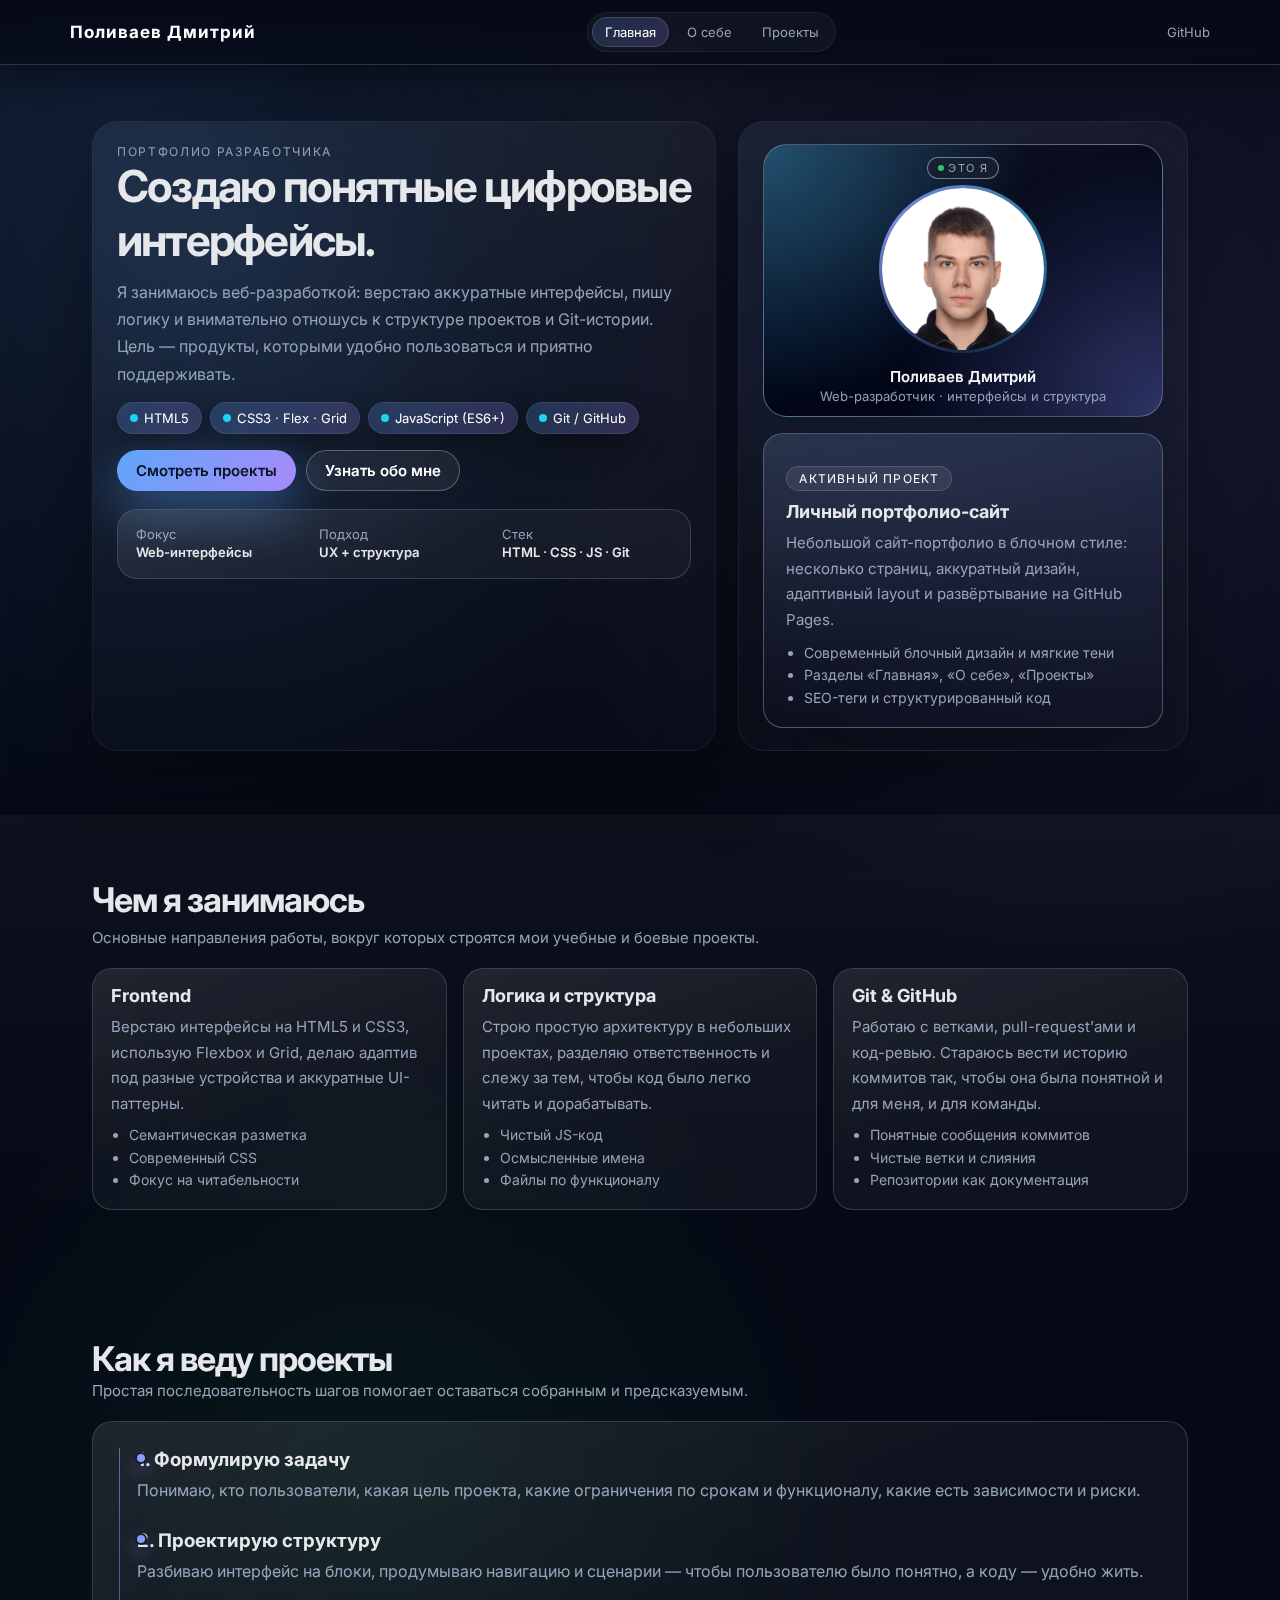
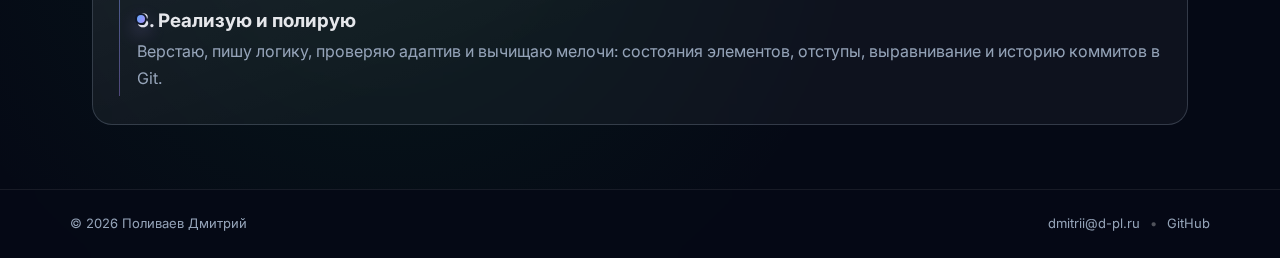
<file: index.html>
<!DOCTYPE html>
<html lang="ru">
<head>
    <meta charset="UTF-8">
    <title>Поливаев Дмитрий</title>

    <meta name="description" content="Личное портфолио веб-разработчика: проекты, навыки и подход к работе.">
    <meta name="keywords" content="портфолио, веб-разработчик, frontend, backend, проекты">
    <meta name="viewport" content="width=device-width, initial-scale=1.0">
    <meta name="author" content="Поливаев Дмитрий">
    <meta name="robots" content="index, follow">
    <meta name="theme-color" content="#0f172a">

    <meta property="og:title" content="Портфолио разработчика">
    <meta property="og:description" content="Мои проекты, навыки и опыт в веб-разработке.">
    <meta property="og:type" content="website">
    <meta property="og:url" content="https://dplvv.github.io/">
    <meta property="og:image" content="https://dplvv.github.io/img/avatar.JPG">

    <meta name="twitter:card" content="summary_large_image">
    <meta name="twitter:title" content="Портфолио разработчика">
    <meta name="twitter:description" content="Мои проекты, навыки и опыт в веб-разработке.">
    <meta name="twitter:image" content="https://dplvv.github.io/img/avatar.JPG">

    <link rel="canonical" href="https://dplvv.github.io/">

    <link rel="preconnect" href="https://fonts.googleapis.com">
    <link rel="preconnect" href="https://fonts.gstatic.com" crossorigin>
    <link
        href="https://fonts.googleapis.com/css2?family=Inter:wght@400;500;600;700&display=swap"
        rel="stylesheet"
    >

    <link rel="stylesheet" href="styles.css">

    <!-- Дополнительные стили именно для главной страницы -->
    <style>
        /* Правая колонка hero (фото + карточка проекта) */
        .hero-aside {
            display: flex;
            flex-direction: column;
            gap: 16px;
            height: 100%;
        }

        /* Блок с фото */
        .hero-photo-card {
            position: relative;
            border-radius: 24px;
            padding: 12px;
            background:
                radial-gradient(circle at top left, rgba(56, 189, 248, 0.35), transparent 55%),
                radial-gradient(circle at bottom right, rgba(129, 140, 248, 0.35), transparent 55%),
                #020617;
            border: 1px solid rgba(148, 163, 184, 0.55);
            box-shadow: 0 22px 55px rgba(15, 23, 42, 0.9);
            display: flex;
            flex-direction: column;
            align-items: center;
            overflow: hidden;
        }

        .hero-photo-ring {
            position: relative;
            width: 168px;
            height: 168px;
            border-radius: 999px;
            padding: 3px;
            background: conic-gradient(
                from 180deg,
                rgba(56, 189, 248, 0.15),
                rgba(129, 140, 248, 0.9),
                rgba(56, 189, 248, 0.6),
                rgba(56, 189, 248, 0.15)
            );
            margin-bottom: 10px;
        }

        .hero-photo-ring-inner {
            width: 100%;
            height: 100%;
            border-radius: 999px;
            background: radial-gradient(circle at top, #020617, #020617 55%);
            display: flex;
            align-items: center;
            justify-content: center;
            overflow: hidden;
        }

        .hero-photo-ring-inner img {
            width: 100%;
            height: 100%;
            object-fit: cover;
            transform: scale(1.03);
        }

        .hero-photo-tag {
            display: inline-flex;
            align-items: center;
            gap: 4px;
            font-size: 11px;
            text-transform: uppercase;
            letter-spacing: 0.12em;
            padding: 3px 10px;
            border-radius: 999px;
            background-color: rgba(15, 23, 42, 0.95);
            border: 1px solid rgba(148, 163, 184, 0.7);
            color: var(--text-muted);
            margin-bottom: 6px;
        }

        .hero-photo-tag::before {
            content: "";
            width: 6px;
            height: 6px;
            border-radius: 999px;
            background: #22c55e;
        }

        /* Подпись под фото — цвет имени и отступы */
        .hero-photo-meta {
            margin-top: 4px;
            text-align: center;
            font-size: 13px;
            color: var(--text-muted);
        }

        .hero-photo-meta p {
            margin: 0 0 2px 0;
        }

        .hero-photo-meta p:last-child {
            margin-bottom: 0;
        }

        .hero-photo-meta strong {
            display: block;
            margin-bottom: 2px;
            font-size: 15px;
            font-weight: 600;
            color: #f9fafb; /* более светлый цвет имени под фото */
        }

        /* Карточка активного проекта — воздух и отступы */
        .hero-aside .card-gradient {
            padding: 20px 22px 18px;
        }

        .hero-aside .card-gradient .pill {
            margin-bottom: 10px;
        }

        .hero-aside .card-gradient .card-title {
            margin: 0 0 8px 0;
        }

        .hero-aside .card-gradient .card-text {
            margin: 0 0 10px 0;
        }

        .hero-aside .card-gradient .card-list {
            margin-top: 8px;
            margin-bottom: 0;
        }

        /* Лёгкая анимация появления hero */
        @keyframes heroFadeUp {
            from {
                opacity: 0;
                transform: translateY(10px);
            }
            to {
                opacity: 1;
                transform: translateY(0);
            }
        }

        .hero-main,
        .hero-aside {
            animation: heroFadeUp 0.7s ease-out forwards;
        }

        .hero-aside {
            animation-delay: 0.05s;
        }

        @media (max-width: 640px) {
            .hero-main .card.card-soft {
                margin-top: 14px;
            }
        }
    </style>
</head>
<body>
<header class="site-header">
    <div class="container header-inner">
        <a href="index.html" class="logo">Поливаев Дмитрий</a>
        <nav class="site-nav">
            <a href="index.html" class="nav-link nav-link-active">Главная</a>
            <a href="about.html" class="nav-link">О себе</a>
            <a href="projects.html" class="nav-link">Проекты</a>
        </nav>
        <div class="header-meta">
            <a href="https://github.com/dplvv" target="_blank" rel="noopener noreferrer" class="header-link">
                GitHub
            </a>
        </div>
    </div>
</header>

<main>
    <!-- БЛОК 1: Hero — текст + стек + мини-статистика -->
    <section class="block block-hero">
        <div class="container block-inner hero-layout">
            <div class="hero-main">
                <p class="eyebrow">Портфолио разработчика</p>
                <h1 class="hero-title">
                    Создаю понятные цифровые интерфейсы.
                </h1>
                <p class="hero-subtitle">
                    Я занимаюсь веб-разработкой: верстаю аккуратные интерфейсы, пишу логику и внимательно отношусь
                    к структуре проектов и Git-истории. Цель — продукты, которыми удобно пользоваться и приятно поддерживать.
                </p>

                <!-- Стек в виде чипсов -->
                <div class="chips" style="margin: 6px 0 16px 0;">
                    <span class="chip">HTML5</span>
                    <span class="chip">CSS3 · Flex · Grid</span>
                    <span class="chip">JavaScript (ES6+)</span>
                    <span class="chip">Git / GitHub</span>
                </div>

                <div class="hero-actions">
                    <a href="projects.html" class="btn btn-primary">Смотреть проекты</a>
                    <a href="about.html" class="btn btn-ghost">Узнать обо мне</a>
                </div>

                <!-- Мини-статистика -->
                <div class="card card-soft" style="margin-top: 18px;">
                    <div style="display: grid; grid-template-columns: repeat(3, minmax(0, 1fr)); gap: 12px; font-size: 13px;">
                        <div>
                            <div style="color: var(--text-muted); margin-bottom: 2px;">Фокус</div>
                            <div style="font-weight: 600;">Web-интерфейсы</div>
                        </div>
                        <div>
                            <div style="color: var(--text-muted); margin-bottom: 2px;">Подход</div>
                            <div style="font-weight: 600;">UX + структура</div>
                        </div>
                        <div>
                            <div style="color: var(--text-muted); margin-bottom: 2px;">Стек</div>
                            <div style="font-weight: 600;">HTML · CSS · JS · Git</div>
                        </div>
                    </div>
                </div>
            </div>

            <!-- ПРАВАЯ ЧАСТЬ: фото + карточка активного проекта -->
            <aside class="hero-aside">
                <!-- Фото -->
                <div class="hero-photo-card">
                    <div class="hero-photo-tag">Это я</div>
                    <div class="hero-photo-ring">
                        <div class="hero-photo-ring-inner">
                            <img src="avatar.JPG" alt="Фото разработчика Поливаева Дмитрия">
                        </div>
                    </div>
                    <div class="hero-photo-meta">
                        <p><strong>Поливаев Дмитрий</strong></p>
                        <p>Web-разработчик · интерфейсы и структура</p>
                    </div>
                </div>

                <!-- Карточка про текущий сайт -->
                <div class="card card-gradient">
                    <p class="pill">Активный проект</p>
                    <h2 class="card-title">Личный портфолио-сайт</h2>
                    <p class="card-text">
                        Небольшой сайт-портфолио в блочном стиле: несколько страниц, аккуратный дизайн,
                        адаптивный layout и развёртывание на GitHub Pages.
                    </p>
                    <ul class="card-list">
                        <li>Современный блочный дизайн и мягкие тени</li>
                        <li>Разделы «Главная», «О себе», «Проекты»</li>
                        <li>SEO-теги и структурированный код</li>
                    </ul>
                </div>
            </aside>
        </div>
    </section>

    <!-- БЛОК 2: Три блока-навыка -->
    <section class="block block-muted">
        <div class="container block-inner">
            <header class="block-header">
                <h2 class="block-title">Чем я занимаюсь</h2>
                <p class="block-subtitle">
                    Основные направления работы, вокруг которых строятся мои учебные и боевые проекты.
                </p>
            </header>

            <div class="grid grid-3">
                <article class="card card-soft">
                    <h3 class="card-title">Frontend</h3>
                    <p class="card-text">
                        Верстаю интерфейсы на HTML5 и CSS3, использую Flexbox и Grid, делаю адаптив
                        под разные устройства и аккуратные UI-паттерны.
                    </p>
                    <ul class="card-list" style="margin-top: 8px;">
                        <li>Семантическая разметка</li>
                        <li>Современный CSS</li>
                        <li>Фокус на читабельности</li>
                    </ul>
                </article>

                <article class="card card-soft">
                    <h3 class="card-title">Логика и структура</h3>
                    <p class="card-text">
                        Строю простую архитектуру в небольших проектах, разделяю ответственность
                        и слежу за тем, чтобы код было легко читать и дорабатывать.
                    </p>
                    <ul class="card-list" style="margin-top: 8px;">
                        <li>Чистый JS-код</li>
                        <li>Осмысленные имена</li>
                        <li>Файлы по функционалу</li>
                    </ul>
                </article>

                <article class="card card-soft">
                    <h3 class="card-title">Git & GitHub</h3>
                    <p class="card-text">
                        Работаю с ветками, pull-request’ами и код-ревью. Стараюсь вести историю коммитов так,
                        чтобы она была понятной и для меня, и для команды.
                    </p>
                    <ul class="card-list" style="margin-top: 8px;">
                        <li>Понятные сообщения коммитов</li>
                        <li>Чистые ветки и слияния</li>
                        <li>Репозитории как документация</li>
                    </ul>
                </article>
            </div>
        </div>
    </section>

    <!-- БЛОК 3: Подход к работе (таймлайн) -->
    <section class="block">
        <div class="container block-inner">
            <header class="block-header block-header-inline">
                <div>
                    <h2 class="block-title">Как я веду проекты</h2>
                    <p class="block-subtitle">
                        Простая последовательность шагов помогает оставаться собранным и предсказуемым.
                    </p>
                </div>
            </header>

            <div class="card card-soft">
                <div class="timeline">
                    <div class="timeline-item">
                        <span class="timeline-dot"></span>
                        <div class="timeline-content">
                            <h3>1. Формулирую задачу</h3>
                            <p>
                                Понимаю, кто пользователи, какая цель проекта, какие ограничения по срокам
                                и функционалу, какие есть зависимости и риски.
                            </p>
                        </div>
                    </div>
                    <div class="timeline-item">
                        <span class="timeline-dot"></span>
                        <div class="timeline-content">
                            <h3>2. Проектирую структуру</h3>
                            <p>
                                Разбиваю интерфейс на блоки, продумываю навигацию и сценарии —
                                чтобы пользователю было понятно, а коду — удобно жить.
                            </p>
                        </div>
                    </div>
                    <div class="timeline-item">
                        <span class="timeline-dot"></span>
                        <div class="timeline-content">
                            <h3>3. Реализую и полирую</h3>
                            <p>
                                Верстаю, пишу логику, проверяю адаптив и вычищаю мелочи: состояния элементов,
                                отступы, выравнивание и историю коммитов в Git.
                            </p>
                        </div>
                    </div>
                </div>
            </div>

        </div>
    </section>
</main>

<footer class="site-footer">
    <div class="container footer-inner">
        <p class="footer-copy">&copy; <span id="year"></span> Поливаев Дмитрий</p>
        <p class="footer-links">
            <a href="mailto:dmitrii@d-pl.ru">dmitrii@d-pl.ru</a>
            <span class="footer-divider">•</span>
            <a href="https://github.com/dplvv" target="_blank" rel="noopener noreferrer">GitHub</a>
        </p>
    </div>
</footer>

<script src="script.js"></script>
</body>
</html>
</file>
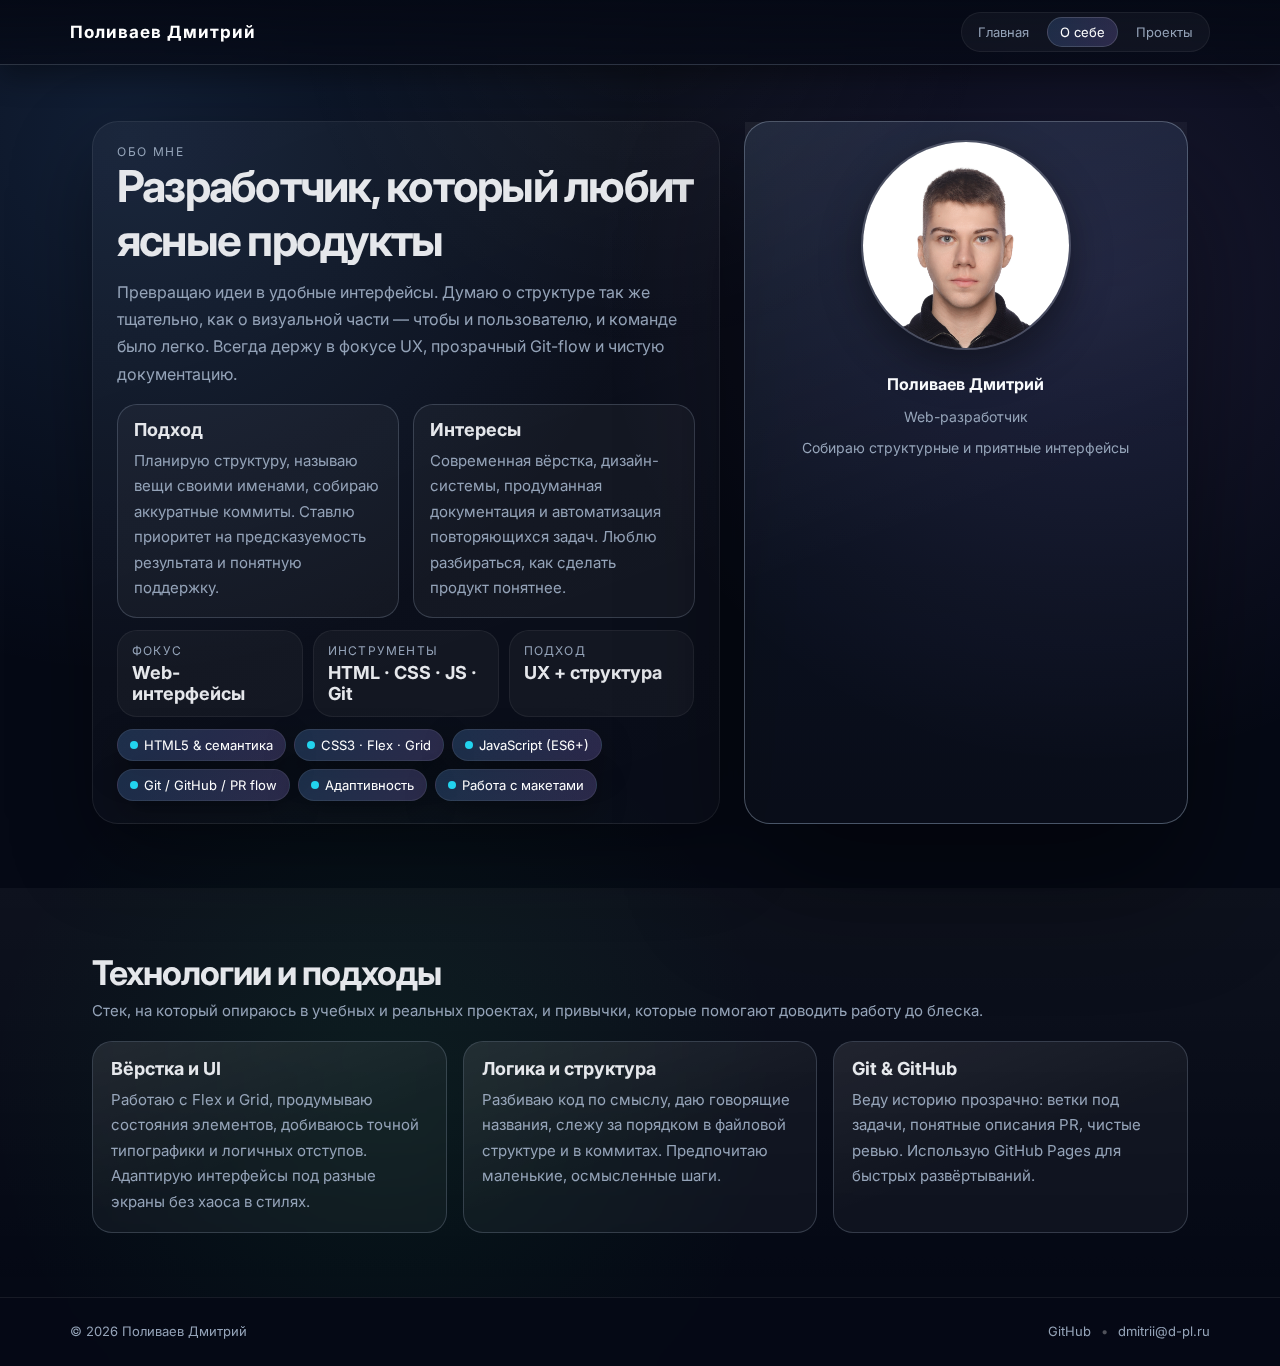
<file: about.html>
<!DOCTYPE html>
<html lang="ru">
<head>
    <meta charset="UTF-8">
    <title>О себе — Портфолио Поливаева Дмитрия</title>

    <meta name="description" content="Подробнее обо мне: опыт, стек технологий и интересы в разработке.">
    <meta name="keywords" content="о себе, разработчик, опыт, навыки, стек технологий">
    <meta name="viewport" content="width=device-width, initial-scale=1.0">
    <meta name="author" content="Поливаев Дмитрий">
    <meta name="robots" content="index, follow">
    <meta name="theme-color" content="#0f172a">

    <meta property="og:title" content="О себе — Портфолио Поливаева Дмитрия">
    <meta property="og:description" content="Кто я, чем занимаюсь и какие технологии использую.">
    <meta property="og:type" content="profile">
    <meta property="og:url" content="https://dplvv.github.io/about.html">
    <meta property="og:image" content="https://dplvv.github.io/avatar.JPG">

    <meta name="twitter:card" content="summary">
    <meta name="twitter:title" content="О себе — Портфолио Поливаева Дмитрия">
    <meta name="twitter:description" content="Кто я, чем занимаюсь и какие технологии использую.">
    <meta name="twitter:image" content="https://dplvv.github.io/avatar.JPG">

    <link rel="canonical" href="https://dplvv.github.io/about.html">

    <link rel="preconnect" href="https://fonts.googleapis.com">
    <link rel="preconnect" href="https://fonts.gstatic.com" crossorigin>
    <link
        href="https://fonts.googleapis.com/css2?family=Inter:wght@400;500;600;700&display=swap"
        rel="stylesheet"
    >

    <link rel="stylesheet" href="styles.css">
</head>
<body>
<header class="site-header">
    <div class="container header-inner">
        <a href="index.html" class="logo">Поливаев Дмитрий</a>
        <nav class="site-nav">
            <a href="index.html" class="nav-link">Главная</a>
            <a href="about.html" class="nav-link nav-link-active">О себе</a>
            <a href="projects.html" class="nav-link">Проекты</a>
        </nav>
    </div>
</header>

<main>
    <section class="block block-hero">
        <div class="container about-inner">
            <div class="about-text">
                <p class="hero-tag">Обо мне</p>
                <h1 class="hero-title">Разработчик, который любит ясные продукты</h1>
                <p class="hero-subtitle">
                    Превращаю идеи в удобные интерфейсы. Думаю о структуре так же тщательно, как о визуальной части —
                    чтобы и пользователю, и команде было легко. Всегда держу в фокусе UX, прозрачный Git-flow и чистую
                    документацию.
                </p>

                <div class="about-grid">
                    <div class="about-block">
                        <h3 class="card-title">Подход</h3>
                        <p class="card-text">
                            Планирую структуру, называю вещи своими именами, собираю аккуратные коммиты. Ставлю приоритет
                            на предсказуемость результата и понятную поддержку.
                        </p>
                    </div>
                    <div class="about-block">
                        <h3 class="card-title">Интересы</h3>
                        <p class="card-text">
                            Современная вёрстка, дизайн-системы, продуманная документация и автоматизация повторяющихся
                            задач. Люблю разбираться, как сделать продукт понятнее.
                        </p>
                    </div>
                </div>

                <div class="stats-row">
                    <div class="stat-card">
                        <div class="stat-label">Фокус</div>
                        <p class="stat-value">Web-интерфейсы</p>
                    </div>
                    <div class="stat-card">
                        <div class="stat-label">Инструменты</div>
                        <p class="stat-value">HTML · CSS · JS · Git</p>
                    </div>
                    <div class="stat-card">
                        <div class="stat-label">Подход</div>
                        <p class="stat-value">UX + структура</p>
                    </div>
                </div>

                <div class="chips" style="margin-top: 12px;">
                    <span class="chip">HTML5 & семантика</span>
                    <span class="chip">CSS3 · Flex · Grid</span>
                    <span class="chip">JavaScript (ES6+)</span>
                    <span class="chip">Git / GitHub / PR flow</span>
                    <span class="chip">Адаптивность</span>
                    <span class="chip">Работа с макетами</span>
                </div>
            </div>

            <div class="about-photo-card">
                <div class="about-photo-wrapper">
                    <img src="avatar.JPG" alt="Фото Поливаева Дмитрия" loading="lazy">
                </div>
                <div class="about-photo-meta">
                    <p><strong>Поливаев Дмитрий</strong></p>
                    <p>Web-разработчик</p>
                    <p>Собираю структурные и приятные интерфейсы</p>
                </div>
            </div>
        </div>
    </section>

    <section class="block block-muted">
        <div class="container block-inner">
            <div class="block-header">
                <h2 class="block-title">Технологии и подходы</h2>
                <p class="block-subtitle">
                    Стек, на который опираюсь в учебных и реальных проектах, и привычки, которые помогают доводить
                    работу до блеска.
                </p>
            </div>
            <div class="grid grid-3">
                <article class="card card-soft">
                    <h3 class="card-title">Вёрстка и UI</h3>
                    <p class="card-text">
                        Работаю с Flex и Grid, продумываю состояния элементов, добиваюсь точной типографики и логичных
                        отступов. Адаптирую интерфейсы под разные экраны без хаоса в стилях.
                    </p>
                </article>
                <article class="card card-soft">
                    <h3 class="card-title">Логика и структура</h3>
                    <p class="card-text">
                        Разбиваю код по смыслу, даю говорящие названия, слежу за порядком в файловой структуре и в
                        коммитах. Предпочитаю маленькие, осмысленные шаги.
                    </p>
                </article>
                <article class="card card-soft">
                    <h3 class="card-title">Git & GitHub</h3>
                    <p class="card-text">
                        Веду историю прозрачно: ветки под задачи, понятные описания PR, чистые ревью. Использую GitHub
                        Pages для быстрых развёртываний.
                    </p>
                </article>
            </div>
        </div>
    </section>
</main>

<footer class="site-footer">
    <div class="container footer-inner">
        <p class="footer-copy">&copy; <span id="year"></span> Поливаев Дмитрий</p>
        <p class="footer-links">
            <a href="https://github.com/dplvv" target="_blank" rel="noopener noreferrer">GitHub</a>
            <span class="footer-divider">•</span>
            <a href="mailto:dmitrii@d-pl.ru">dmitrii@d-pl.ru</a>
        </p>
    </div>
</footer>

<script src="script.js"></script>
</body>
</html>
</file>
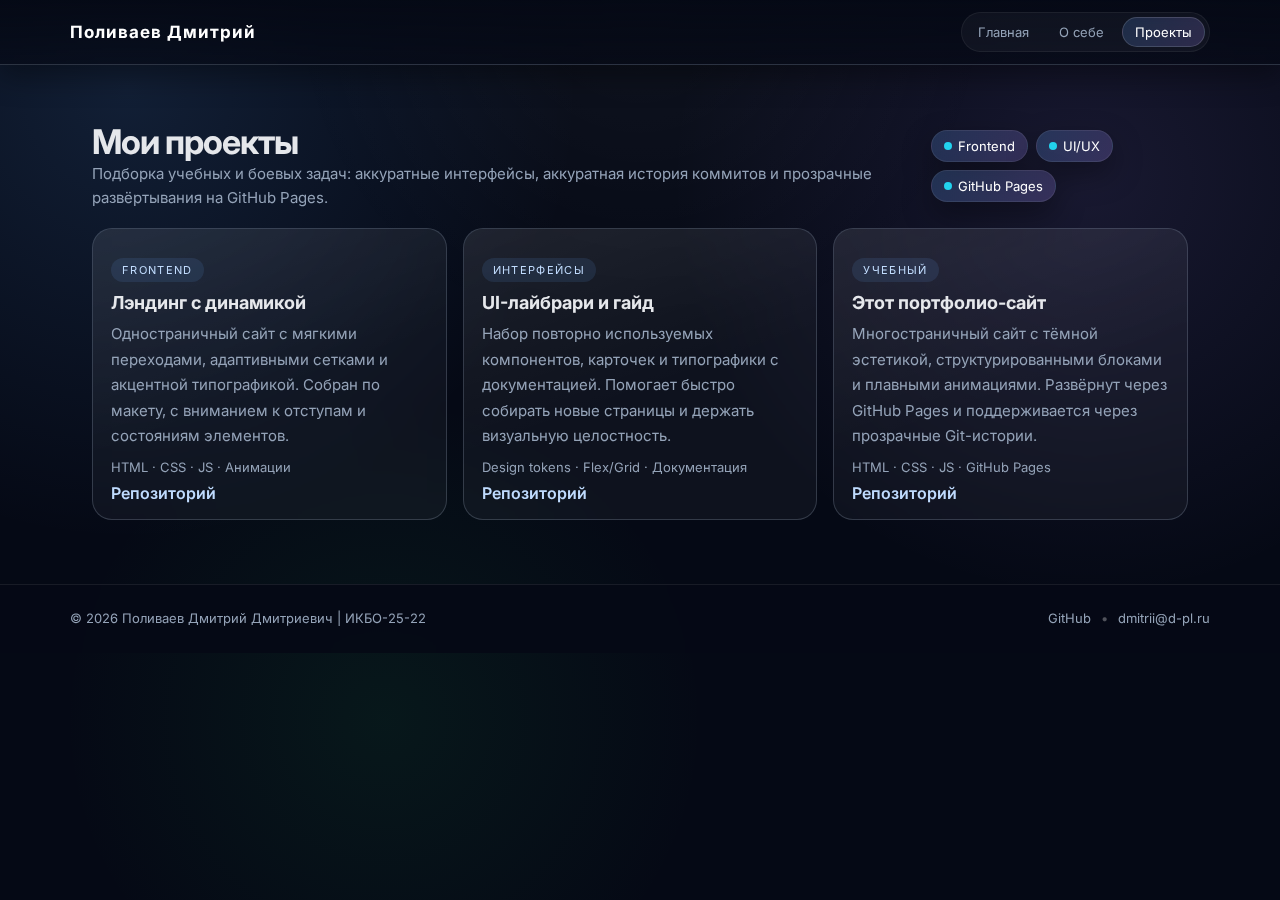
<file: projects.html>
<!DOCTYPE html>
<html lang="ru">
<head>
    <meta charset="UTF-8">
    <title>Проекты — Портфолио Поливаева Дмитрия</title>

    <meta name="description" content="Подборка моих учебных и коммерческих проектов в веб-разработке.">
    <meta name="keywords" content="проекты, портфолио, веб-разработка, pet-projects, case studies">
    <meta name="viewport" content="width=device-width, initial-scale=1.0">
    <meta name="author" content="Поливаев Дмитрий">
    <meta name="robots" content="index, follow">
    <meta name="theme-color" content="#0f172a">

    <meta property="og:title" content="Проекты — Портфолио Поливаева Дмитрия">
    <meta property="og:description" content="Список моих проектов с кратким описанием и ссылками.">
    <meta property="og:type" content="website">
    <meta property="og:url" content="https://dplvv.github.io/projects.html">
    <meta property="og:image" content="https://dplvv.github.io/avatar.JPG">

    <meta name="twitter:card" content="summary_large_image">
    <meta name="twitter:title" content="Проекты — Портфолио Поливаева Дмитрия">
    <meta name="twitter:description" content="Список моих проектов с кратким описанием и ссылками.">
    <meta name="twitter:image" content="https://dplvv.github.io/avatar.JPG">

    <link rel="canonical" href="https://dplvv.github.io/projects.html">

    <link rel="preconnect" href="https://fonts.googleapis.com">
    <link rel="preconnect" href="https://fonts.gstatic.com" crossorigin>
    <link
        href="https://fonts.googleapis.com/css2?family=Inter:wght@400;500;600;700&display=swap"
        rel="stylesheet"
    >

    <link rel="stylesheet" href="styles.css">
</head>
<body>
<header class="site-header">
    <div class="container header-inner">
        <a href="index.html" class="logo">Поливаев Дмитрий</a>
        <nav class="site-nav">
            <a href="index.html" class="nav-link">Главная</a>
            <a href="about.html" class="nav-link">О себе</a>
            <a href="projects.html" class="nav-link nav-link-active">Проекты</a>
        </nav>
    </div>
</header>

<main>
    <section class="block block-hero">
        <div class="container block-inner">
            <div class="block-header block-header-inline">
                <div>
                    <h1 class="block-title">Мои проекты</h1>
                    <p class="block-subtitle">
                        Подборка учебных и боевых задач: аккуратные интерфейсы, аккуратная история коммитов и прозрачные
                        развёртывания на GitHub Pages.
                    </p>
                </div>
                <div class="chips">
                    <span class="chip">Frontend</span>
                    <span class="chip">UI/UX</span>
                    <span class="chip">GitHub Pages</span>
                </div>
            </div>

            <div class="grid grid-3">
                <article class="card project-card">
                    <p class="project-tag">Frontend</p>
                    <h2 class="card-title">Лэндинг с динамикой</h2>
                    <p class="card-text">
                        Одностраничный сайт с мягкими переходами, адаптивными сетками и акцентной типографикой. Собран
                        по макету, с вниманием к отступам и состояниям элементов.
                    </p>
                    <p class="project-meta">HTML · CSS · JS · Анимации</p>
                    <div class="project-links">
                        <a href="https://github.com/dplvv" target="_blank" rel="noopener noreferrer">Репозиторий</a>
                    </div>
                </article>

                <article class="card project-card">
                    <p class="project-tag">Интерфейсы</p>
                    <h2 class="card-title">UI-лайбрари и гайд</h2>
                    <p class="card-text">
                        Набор повторно используемых компонентов, карточек и типографики с документацией. Помогает быстро
                        собирать новые страницы и держать визуальную целостность.
                    </p>
                    <p class="project-meta">Design tokens · Flex/Grid · Документация</p>
                    <div class="project-links">
                        <a href="https://github.com/dplvv" target="_blank" rel="noopener noreferrer">Репозиторий</a>
                    </div>
                </article>

                <article class="card project-card">
                    <p class="project-tag">Учебный</p>
                    <h2 class="card-title">Этот портфолио-сайт</h2>
                    <p class="card-text">
                        Многостраничный сайт с тёмной эстетикой, структурированными блоками и плавными анимациями.
                        Развёрнут через GitHub Pages и поддерживается через прозрачные Git-истории.
                    </p>
                    <p class="project-meta">HTML · CSS · JS · GitHub Pages</p>
                    <div class="project-links">
                        <a href="https://github.com/dplvv/dplvv.github.io" target="_blank" rel="noopener noreferrer">Репозиторий</a>
                    </div>
                </article>
            </div>
        </div>
    </section>
</main>

<footer class="site-footer">
    <div class="container footer-inner">
        <p class="footer-copy">&copy; <span id="year"></span> Поливаев Дмитрий Дмитриевич | ИКБО-25-22</p>
        <p class="footer-links">
            <a href="https://github.com/dplvv" target="_blank" rel="noopener noreferrer">GitHub</a>
            <span class="footer-divider">•</span>
            <a href="mailto:dmitrii@d-pl.ru">dmitrii@d-pl.ru</a>
        </p>
    </div>
</footer>

<script src="script.js"></script>
</body>
</html>
</file>
<file: styles.css>
:root {
    --bg-page: #050915;
    --bg-panel: #080f21;
    --bg-card: rgba(255, 255, 255, 0.04);
    --bg-card-strong: rgba(255, 255, 255, 0.08);
    --border-subtle: rgba(148, 163, 184, 0.28);
    --border-strong: rgba(148, 163, 184, 0.45);
    --text-main: #e5e7eb;
    --text-muted: #94a3b8;
    --accent: #60a5fa;
    --accent-2: #a78bfa;
    --accent-soft: rgba(96, 165, 250, 0.12);
    --radius-lg: 26px;
    --radius-md: 20px;
    --radius-pill: 999px;
    --shadow-soft: 0 30px 80px rgba(0, 0, 0, 0.35);
    --shadow-strong: 0 60px 120px rgba(0, 0, 0, 0.45);
}

*,
*::before,
*::after {
    box-sizing: border-box;
}

html,
body {
    margin: 0;
    padding: 0;
}

body {
    font-family: 'Inter', system-ui, -apple-system, BlinkMacSystemFont, 'SF Pro Text', 'Segoe UI', sans-serif;
    background: radial-gradient(circle at 10% 10%, rgba(96, 165, 250, 0.14), transparent 32%),
        radial-gradient(circle at 85% 20%, rgba(167, 139, 250, 0.12), transparent 32%),
        radial-gradient(circle at 30% 80%, rgba(34, 197, 94, 0.08), transparent 28%),
        var(--bg-page);
    color: var(--text-main);
    min-height: 100vh;
    -webkit-font-smoothing: antialiased;
    position: relative;
}

body::before {
    content: "";
    position: fixed;
    inset: 0;
    pointer-events: none;
    background: radial-gradient(circle at 50% 0%, rgba(255, 255, 255, 0.08), transparent 32%);
    opacity: 0.6;
    z-index: 0;
}

a {
    color: inherit;
}

a:hover {
    color: #ffffff;
}

img {
    max-width: 100%;
    display: block;
}

.container {
    max-width: 1140px;
    margin: 0 auto;
    padding: 0 22px;
    position: relative;
    z-index: 1;
}

/* Header */
.site-header {
    position: sticky;
    top: 0;
    z-index: 20;
    backdrop-filter: blur(16px);
    background: linear-gradient(to bottom, rgba(5, 9, 21, 0.95), rgba(5, 9, 21, 0.7));
    border-bottom: 1px solid var(--border-subtle);
    box-shadow: 0 12px 28px rgba(0, 0, 0, 0.35);
}

.header-inner {
    display: flex;
    align-items: center;
    justify-content: space-between;
    padding: 12px 0;
}

.logo {
    font-size: 17px;
    font-weight: 700;
    color: #fff;
    text-decoration: none;
    letter-spacing: 0.06em;
}

.site-nav {
    display: flex;
    align-items: center;
    gap: 6px;
    background: rgba(255, 255, 255, 0.04);
    padding: 4px;
    border-radius: var(--radius-pill);
    border: 1px solid rgba(255, 255, 255, 0.06);
}

.nav-link {
    padding: 6px 12px;
    border-radius: var(--radius-pill);
    font-size: 13px;
    color: var(--text-muted);
    text-decoration: none;
    transition: background-color 0.18s ease, color 0.18s ease, transform 0.18s ease;
}

.nav-link:hover {
    background-color: rgba(255, 255, 255, 0.08);
    color: #fff;
    transform: translateY(-1px);
}

.nav-link-active {
    background: linear-gradient(120deg, rgba(96, 165, 250, 0.18), rgba(167, 139, 250, 0.2));
    color: #fff;
    border: 1px solid rgba(255, 255, 255, 0.15);
}

.header-meta {
    font-size: 13px;
}

.header-link {
    color: var(--text-muted);
    text-decoration: none;
    transition: color 0.18s ease;
}

.header-link:hover {
    color: #fff;
}

/* Blocks */
.block {
    padding: 64px 0;
    position: relative;
}

.block-muted {
    background: linear-gradient(180deg, rgba(255, 255, 255, 0.04), rgba(255, 255, 255, 0));
}

.block-inner {
    display: flex;
    flex-direction: column;
    gap: 18px;
}

.block-header {
    display: flex;
    flex-direction: column;
    gap: 6px;
}

.block-header-inline {
    flex-direction: row;
    align-items: center;
    justify-content: space-between;
}

.block-title {
    margin: 0;
    font-size: clamp(28px, 3vw, 34px);
    font-weight: 700;
    letter-spacing: -0.03em;
}

.block-subtitle {
    margin: 0;
    font-size: 15px;
    line-height: 1.6;
    color: var(--text-muted);
}

.eyebrow,
.hero-tag {
    font-size: 12px;
    text-transform: uppercase;
    letter-spacing: 0.14em;
    color: var(--text-muted);
    margin: 0;
}

/* Hero */
.block-hero {
    padding-top: 56px;
}

.hero-layout {
    display: grid;
    grid-template-columns: minmax(0, 1.25fr) minmax(0, 0.9fr);
    gap: 22px;
    align-items: stretch;
}

.hero-title,
.hero-title-small {
    margin: 0 0 12px 0;
    font-size: clamp(32px, 3.8vw, 44px);
    font-weight: 700;
    letter-spacing: -0.04em;
}

.hero-subtitle {
    margin: 0 0 14px 0;
    font-size: 16px;
    line-height: 1.7;
    color: var(--text-muted);
}

.hero-actions {
    display: flex;
    flex-wrap: wrap;
    gap: 10px;
}

.hero-main,
.hero-aside {
    background: linear-gradient(180deg, rgba(255, 255, 255, 0.04), rgba(255, 255, 255, 0.02));
    border: 1px solid rgba(255, 255, 255, 0.06);
    box-shadow: var(--shadow-soft);
    border-radius: var(--radius-lg);
    padding: 22px 24px;
    position: relative;
    overflow: hidden;
}

.hero-main::before,
.hero-aside::before {
    content: "";
    position: absolute;
    inset: 0;
    background: radial-gradient(circle at 20% 20%, rgba(96, 165, 250, 0.08), transparent 55%);
    pointer-events: none;
    z-index: 0;
}

.hero-main > *,
.hero-aside > * {
    position: relative;
    z-index: 1;
}

/* Chips */
.chips {
    display: flex;
    flex-wrap: wrap;
    gap: 8px;
}

.chip {
    display: inline-flex;
    align-items: center;
    gap: 6px;
    padding: 7px 12px;
    border-radius: var(--radius-pill);
    font-size: 13px;
    color: #fff;
    background: linear-gradient(120deg, rgba(96, 165, 250, 0.22), rgba(167, 139, 250, 0.22));
    border: 1px solid rgba(255, 255, 255, 0.08);
    box-shadow: 0 12px 30px rgba(0, 0, 0, 0.35);
}

.chip::before {
    content: "";
    width: 8px;
    height: 8px;
    border-radius: 50%;
    background: #22d3ee;
}

/* Buttons */
.btn {
    display: inline-flex;
    align-items: center;
    justify-content: center;
    padding: 10px 18px;
    border-radius: var(--radius-pill);
    font-size: 15px;
    font-weight: 600;
    border: 1px solid transparent;
    text-decoration: none;
    cursor: pointer;
    gap: 8px;
    transition: transform 0.2s ease, box-shadow 0.2s ease, background-color 0.2s ease, color 0.2s ease;
}

.btn-primary {
    background: linear-gradient(120deg, #60a5fa, #a78bfa);
    color: #0b1224;
    box-shadow: 0 18px 50px rgba(96, 165, 250, 0.45);
}

.btn-primary:hover {
    transform: translateY(-1px);
    box-shadow: 0 22px 60px rgba(167, 139, 250, 0.5);
}

.btn-ghost {
    border: 1px solid rgba(255, 255, 255, 0.28);
    color: #fff;
    background-color: rgba(255, 255, 255, 0.06);
}

.btn-ghost:hover {
    background-color: rgba(255, 255, 255, 0.1);
    transform: translateY(-1px);
}

/* Cards */
.card {
    border-radius: var(--radius-md);
    background-color: var(--bg-card);
    border: 1px solid var(--border-subtle);
    backdrop-filter: blur(8px);
    position: relative;
    overflow: hidden;
}

.card-soft {
    padding: 16px 18px 18px;
}

.card-gradient {
    padding: 20px 22px 18px;
    background: linear-gradient(180deg, rgba(96, 165, 250, 0.1), rgba(255, 255, 255, 0));
    border: 1px solid var(--border-strong);
    box-shadow: var(--shadow-soft);
}

.card::after,
.hero-photo-card::after,
.about-photo-card::after {
    content: "";
    position: absolute;
    inset: 0;
    background: linear-gradient(160deg, rgba(255, 255, 255, 0.06), transparent 55%);
    pointer-events: none;
}

.card-title {
    margin: 0 0 8px 0;
    font-size: 18px;
    font-weight: 700;
}

.card-text {
    margin: 0;
    font-size: 15px;
    line-height: 1.7;
    color: var(--text-muted);
}

.card-list {
    margin: 10px 0 0 0;
    padding-left: 18px;
    color: var(--text-muted);
    line-height: 1.6;
    font-size: 14px;
}

.pill {
    display: inline-flex;
    align-items: center;
    gap: 8px;
    padding: 4px 12px;
    border-radius: var(--radius-pill);
    font-size: 12px;
    letter-spacing: 0.1em;
    text-transform: uppercase;
    background: rgba(255, 255, 255, 0.08);
    color: #fff;
    border: 1px solid rgba(255, 255, 255, 0.15);
}

/* Timeline */
.timeline {
    position: relative;
    padding-left: 26px;
}

.timeline::before {
    content: "";
    position: absolute;
    top: 10px;
    bottom: 10px;
    left: 8px;
    width: 1px;
    background: linear-gradient(180deg, rgba(96, 165, 250, 0.6), rgba(167, 139, 250, 0.4));
}

.timeline-item {
    position: relative;
    padding: 10px 0 14px 0;
}

.timeline-dot {
    position: absolute;
    top: 14px;
    left: -2px;
    width: 12px;
    height: 12px;
    border-radius: 50%;
    background: linear-gradient(120deg, #60a5fa, #a78bfa);
    box-shadow: 0 8px 18px rgba(167, 139, 250, 0.4);
    border: 2px solid #0b1224;
}

.timeline-content h3 {
    margin: 0 0 6px 0;
}

.timeline-content p {
    margin: 0;
    color: var(--text-muted);
    line-height: 1.7;
}

/* Grids */
.grid {
    display: grid;
    gap: 16px;
}

.grid-3 {
    grid-template-columns: repeat(3, minmax(0, 1fr));
}

/* Hero photo */
.hero-photo-card {
    position: relative;
    border-radius: 24px;
    padding: 14px;
    background: linear-gradient(145deg, rgba(96, 165, 250, 0.12), rgba(167, 139, 250, 0.2));
    border: 1px solid var(--border-strong);
    box-shadow: var(--shadow-strong);
    display: flex;
    flex-direction: column;
    align-items: center;
    overflow: hidden;
}

.hero-photo-ring {
    position: relative;
    width: 178px;
    height: 178px;
    border-radius: 999px;
    padding: 4px;
    background: conic-gradient(from 180deg, rgba(56, 189, 248, 0.15), rgba(129, 140, 248, 0.9), rgba(56, 189, 248, 0.6), rgba(56, 189, 248, 0.15));
    margin-bottom: 12px;
}

.hero-photo-ring-inner {
    width: 100%;
    height: 100%;
    border-radius: 999px;
    background: radial-gradient(circle at top, #020617, #020617 55%);
    display: flex;
    align-items: center;
    justify-content: center;
    overflow: hidden;
}

.hero-photo-ring-inner img {
    width: 100%;
    height: 100%;
    object-fit: cover;
    transform: scale(1.03);
}

.hero-photo-tag {
    display: inline-flex;
    align-items: center;
    gap: 4px;
    font-size: 11px;
    text-transform: uppercase;
    letter-spacing: 0.12em;
    padding: 4px 12px;
    border-radius: var(--radius-pill);
    background-color: rgba(2, 6, 23, 0.8);
    border: 1px solid rgba(148, 163, 184, 0.7);
    color: var(--text-muted);
    margin-bottom: 10px;
}

.hero-photo-tag::before {
    content: "";
    width: 6px;
    height: 6px;
    border-radius: 999px;
    background: #22c55e;
}

.hero-photo-meta {
    margin-top: 6px;
    text-align: center;
    font-size: 13px;
    color: var(--text-muted);
}

.hero-photo-meta strong {
    display: block;
    margin-bottom: 2px;
    font-size: 15px;
    font-weight: 700;
    color: #f8fafc;
}

/* About page */
.about-inner {
    display: grid;
    grid-template-columns: minmax(0, 1.2fr) minmax(0, 0.85fr);
    gap: 24px;
    align-items: stretch;
}

.about-text {
    background: linear-gradient(160deg, rgba(255, 255, 255, 0.04), rgba(255, 255, 255, 0.02));
    border: 1px solid rgba(255, 255, 255, 0.08);
    border-radius: var(--radius-lg);
    padding: 22px 24px;
    box-shadow: var(--shadow-soft);
}

.about-grid {
    margin-top: 16px;
    display: grid;
    grid-template-columns: repeat(2, minmax(0, 1fr));
    gap: 14px;
}

.about-block {
    background: var(--bg-card);
    border: 1px solid var(--border-subtle);
    border-radius: var(--radius-md);
    padding: 14px 16px 16px;
}

.about-photo-card {
    position: relative;
    background: linear-gradient(180deg, rgba(96, 165, 250, 0.08), rgba(255, 255, 255, 0.02));
    border-radius: var(--radius-lg);
    border: 1px solid var(--border-strong);
    padding: 18px 18px 16px;
    display: flex;
    flex-direction: column;
    align-items: center;
    text-align: center;
    box-shadow: var(--shadow-strong);
}

.about-photo-wrapper {
    width: 210px;
    height: 210px;
    border-radius: 50%;
    overflow: hidden;
    border: 2px solid rgba(255, 255, 255, 0.2);
    box-shadow: 0 16px 40px rgba(0, 0, 0, 0.45);
    margin-bottom: 10px;
}

.about-photo-meta {
    color: var(--text-muted);
    font-size: 14px;
}

.about-photo-meta strong {
    color: #f8fafc;
    font-size: 16px;
}

.stats-row {
    display: grid;
    grid-template-columns: repeat(3, minmax(0, 1fr));
    gap: 10px;
    margin-top: 12px;
}

.stat-card {
    padding: 12px 14px;
    border-radius: var(--radius-md);
    background: rgba(255, 255, 255, 0.04);
    border: 1px solid rgba(255, 255, 255, 0.06);
    text-align: left;
}

.stat-label {
    color: var(--text-muted);
    font-size: 12px;
    text-transform: uppercase;
    letter-spacing: 0.1em;
    margin-bottom: 4px;
}

.stat-value {
    margin: 0;
    font-size: 18px;
    font-weight: 700;
}

/* Projects */
.grid-3 .project-card {
    height: 100%;
}

.project-card {
    padding: 18px 18px 16px;
    transition: transform 0.2s ease, border-color 0.2s ease, box-shadow 0.2s ease;
}

.project-card:hover {
    transform: translateY(-4px);
    border-color: var(--border-strong);
    box-shadow: var(--shadow-soft);
}

.project-card .project-tag {
    display: inline-flex;
    padding: 5px 11px;
    border-radius: var(--radius-pill);
    background: rgba(96, 165, 250, 0.12);
    color: #bfdbfe;
    font-size: 11px;
    text-transform: uppercase;
    letter-spacing: 0.12em;
    margin-bottom: 10px;
}

.project-meta {
    margin: 10px 0 8px 0;
    font-size: 13px;
    color: var(--text-muted);
}

.project-links a {
    color: #bfdbfe;
    text-decoration: none;
    font-weight: 600;
}

.project-links a:hover {
    text-decoration: underline;
}

/* Footer */
.site-footer {
    border-top: 1px solid rgba(255, 255, 255, 0.08);
    background: rgba(5, 9, 21, 0.9);
    backdrop-filter: blur(12px);
}

.footer-inner {
    display: flex;
    align-items: center;
    justify-content: space-between;
    padding: 12px 0 14px;
    font-size: 13px;
    color: var(--text-muted);
}

.footer-links a {
    color: var(--text-muted);
    text-decoration: none;
    transition: color 0.18s ease;
}

.footer-links a:hover {
    color: #fff;
}

.footer-divider {
    margin: 0 6px;
    color: rgba(255, 255, 255, 0.3);
}

/* Responsive */
@media (max-width: 960px) {
    .hero-layout,
    .about-inner {
        grid-template-columns: minmax(0, 1fr);
    }

    .hero-aside,
    .hero-main,
    .about-text,
    .about-photo-card {
        padding: 18px;
    }
}

@media (max-width: 780px) {
    .grid-3 {
        grid-template-columns: minmax(0, 1fr);
    }

    .about-grid,
    .stats-row {
        grid-template-columns: repeat(2, minmax(0, 1fr));
    }

    .header-inner {
        flex-wrap: wrap;
        gap: 10px;
    }

    .site-nav {
        width: 100%;
        justify-content: center;
    }

    .header-meta {
        width: 100%;
        text-align: right;
    }
}

@media (max-width: 520px) {
    .about-grid,
    .stats-row {
        grid-template-columns: minmax(0, 1fr);
    }

    .hero-main,
    .hero-aside {
        padding: 16px;
    }

    .block {
        padding: 44px 0;
    }
}
</file>
